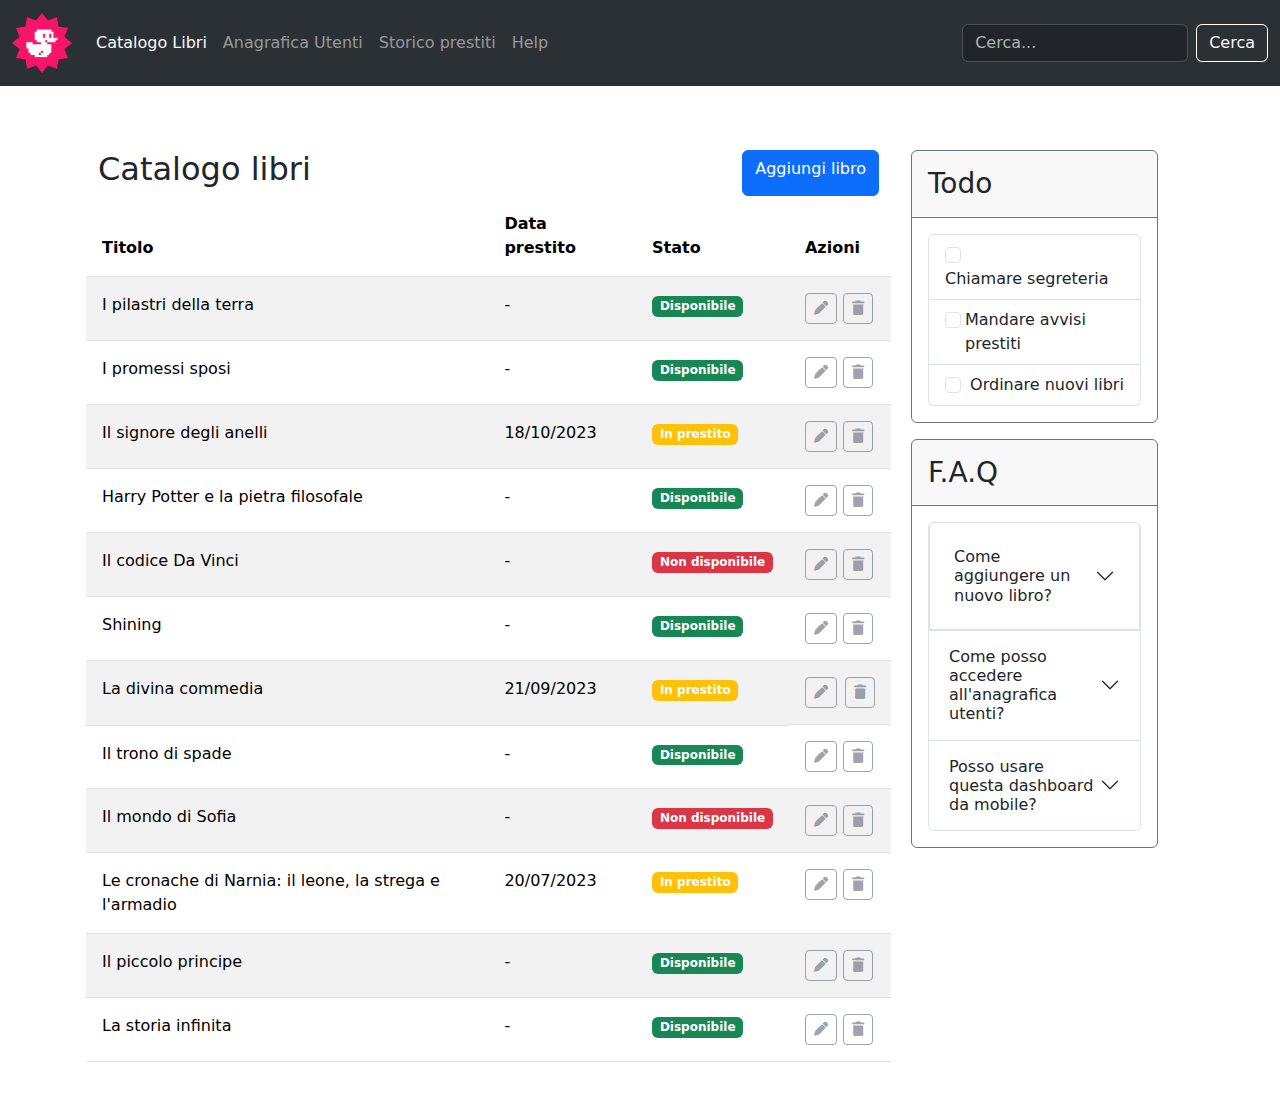
<file: index.html>
<!DOCTYPE html>
<html lang="en">
<head>
    <meta charset="UTF-8">
    <meta name="viewport" content="width=device-width, initial-scale=1.0">
    <title>Document</title>
    <link href="https://cdn.jsdelivr.net/npm/bootstrap@5.3.3/dist/css/bootstrap.min.css" rel="stylesheet" integrity="sha384-QWTKZyjpPEjISv5WaRU9OFeRpok6YctnYmDr5pNlyT2bRjXh0JMhjY6hW+ALEwIH" crossorigin="anonymous">
    <link rel="stylesheet" href="https://cdnjs.cloudflare.com/ajax/libs/font-awesome/6.7.2/css/all.min.css" integrity="sha512-Evv84Mr4kqVGRNSgIGL/F/aIDqQb7xQ2vcrdIwxfjThSH8CSR7PBEakCr51Ck+w+/U6swU2Im1vVX0SVk9ABhg==" crossorigin="anonymous" referrerpolicy="no-referrer" />
    <link rel="stylesheet" href="css/style.css">
</head>
<body>
    
    <header class="mb-5">

        <nav class="navbar navbar-expand-lg bg-body-tertiary" data-bs-theme="dark">
            <div class="container-fluid">
              <a class="navbar-brand" href="/index.html"><img src="img/duck.png" alt="foto-logo" width="60px" height="60px"></a>
              <button class="navbar-toggler border border-white" type="button" data-bs-toggle="collapse" data-bs-target="#navbarSupportedContent" aria-controls="navbarSupportedContent" aria-expanded="false" aria-label="Toggle navigation">
                <span class="navbar-toggler-icon"></span>
              </button>
              <div class="collapse navbar-collapse" id="navbarSupportedContent">
                <ul class="navbar-nav me-auto mb-2 mb-lg-0">
                  <li class="nav-item">
                    <a class="nav-link active text-light" aria-current="page" href="#">Catalogo Libri</a>
                  </li>
                  <li class="nav-item">
                    <a class="nav-link text-white-50" href="#">Anagrafica Utenti</a>
                  </li>
                  <li class="nav-item dropdown">
                    <a class="nav-link text-white-50" href="#" role="button" data-bs-toggle="dropdown" aria-expanded="false">
                      Storico prestiti
                    </a>
                  <li class="nav-item">
                    <a class="nav-link disabled text-white-50" aria-disabled="true">Help</a>
                  </li>
                </ul>
                <form class="d-flex" role="search">
                  <input class="form-control me-2" type="Cerca..." placeholder="Cerca..." aria-label="Cerca...">
                  <button class="btn btn-outline-success border border-white text-light" type="submit">Cerca</button>
                </form>
              </div>
            </div>
          </nav>

    </header>
  
    <main>

      <div class="container-sm fw-lighter container-md container-lg d-lg-flex">

        <div class="row sm p-3 col-lg-9">

          <div class="d-flex justify-content-between"> 
            <h2>Catalogo libri</h2>
            <a class="btn btn-primary" href="/newbook.html" role="button">Aggiungi libro</a>
          </div>

          <table class="table table-striped">
            <thead>
              <tr>
                <th scope="col" class="p-3">Titolo</th>
                <th scope="col" class="d-none d-md-table-cell p-3">Data prestito</th>
                <th scope="col" class="p-3">Stato</th>
                <th scope="col" class="p-3">Azioni</th>
              </tr>
            </thead>

            <tbody>

              <tr>
                <th scope="col" class="p-3 fw-lighter">I pilastri della terra</th>
                  <th scope="col" class="d-none d-md-table-cell p-3 fw-lighter">-</th>
                  <th scope="col" class="p-3"><span class="badge text-bg-success">Disponibile</span></th>
                  <th scope="col" class="p-3 gap-2">
                    <button type="button" class="btn btn-sm btn-outline-secondary text-center"disabled>
                      <i class="fa-solid fa-pen text-secondary"></i>
                    </button>
                    <button type="button" class="btn btn-sm btn-outline-secondary text-center"disabled>
                      <i class="fa-solid fa-trash text-secondary"></i>
                    </button>
                  </th>
              </tr>

              <tr>
                <th scope="col" class="p-3 fw-lighter">I promessi sposi</th>
                  <th scope="col" class="d-none d-md-table-cell p-3 fw-lighter">-</th>
                  <th scope="col" class="p-3"><span class="badge text-bg-success">Disponibile</span></th>
                  <th scope="col" class="p-3 gap-2">
                    <button type="button" class="btn btn-sm btn-outline-secondary text-center"disabled>
                      <i class="fa-solid fa-pen text-secondary"></i>
                    </button>
                    <button type="button" class="btn btn-sm btn-outline-secondary text-center"disabled>
                      <i class="fa-solid fa-trash text-secondary"></i>
                    </button>
                  </th>
              </tr>

              <tr>
                <th scope="col" class="p-3 fw-lighter">Il signore degli anelli</th>
                  <th scope="col" class="d-none d-md-table-cell p-3 fw-lighter">18/10/2023</th>
                  <th scope="col" class="p-3"><span class="badge text-bg-warning text-white">In prestito</span></th>
                  <th scope="col" class="p-3 gap-2">
                    <button type="button" class="btn btn-sm btn-outline-secondary text-center"disabled>
                      <i class="fa-solid fa-pen text-secondary"></i>
                    </button>
                    <button type="button" class="btn btn-sm btn-outline-secondary text-center"disabled>
                      <i class="fa-solid fa-trash text-secondary"></i>
                    </button>
                  </th>
              </tr>

              <tr>
                <th scope="col" class="p-3 fw-lighter">Harry Potter e la pietra filosofale</th>
                  <th scope="col" class="d-none d-md-table-cell p-3 fw-lighter">-</th>
                  <th scope="col" class="p-3"><span class="badge text-bg-success">Disponibile</span></th>
                  <th scope="col" class="p-3 gap-2">
                    <button type="button" class="btn btn-sm btn-outline-secondary text-center"disabled>
                      <i class="fa-solid fa-pen text-secondary"></i>
                    </button>
                    <button type="button" class="btn btn-sm btn-outline-secondary text-center"disabled>
                      <i class="fa-solid fa-trash text-secondary"></i>
                    </button>
                  </th>
              </tr>

              <tr>
                <th scope="col" class="p-3 fw-lighter">Il codice Da Vinci</th>
                  <th scope="col" class="d-none d-md-table-cell p-3 fw-lighter">-</th>
                  <th scope="col" class="p-3"><span class="badge text-bg-danger text-white">Non disponibile</span></th>
                  <th scope="col" class="p-3 gap-2">
                    <button type="button" class="btn btn-sm btn-outline-secondary text-center"disabled>
                      <i class="fa-solid fa-pen text-secondary"></i>
                    </button>
                    <button type="button" class="btn btn-sm btn-outline-secondary text-center"disabled>
                      <i class="fa-solid fa-trash text-secondary"></i>
                    </button>
                  </th>
              </tr>

              <tr>
                <th scope="col" class="p-3 fw-lighter">Shining</th>
                  <th scope="col" class="d-none d-md-table-cell p-3 fw-lighter">-</th>
                  <th scope="col" class="p-3"><span class="badge text-bg-success">Disponibile</span></th>
                  <th scope="col" class="p-3 gap-2">
                    <button type="button" class="btn btn-sm btn-outline-secondary text-center"disabled>
                      <i class="fa-solid fa-pen text-secondary"></i>
                    </button>
                    <button type="button" class="btn btn-sm btn-outline-secondary text-center"disabled>
                      <i class="fa-solid fa-trash text-secondary"></i>
                    </button>
                  </th>
              </tr>

              <tr>
                <th scope="col" class="p-3 fw-lighter">La divina commedia</th>
                  <th scope="col" class="d-none d-md-table-cell p-3 fw-lighter">21/09/2023</th>
                  <th scope="col" class="p-3"><span class="badge text-bg-warning text-white">In prestito</span></th>
                  <th scope="col" class="p-3 gap-2 d-flex">
                    <button type="button" class="btn btn-sm btn-outline-secondary text-center"disabled>
                      <i class="fa-solid fa-pen text-secondary"></i>
                    </button>
                    <button type="button" class="btn btn-sm btn-outline-secondary text-center"disabled>
                      <i class="fa-solid fa-trash text-secondary"></i>
                    </button>
                  </th>
              </tr>

              <tr>
                <th scope="col" class="p-3 fw-lighter">Il trono di spade</th>
                  <th scope="col" class="d-none d-md-table-cell p-3 fw-lighter">-</th>
                  <th scope="col" class="p-3"><span class="badge text-bg-success">Disponibile</span></th>
                  <th scope="col" class="p-3 gap-2">
                    <button type="button" class="btn btn-sm btn-outline-secondary text-center"disabled>
                      <i class="fa-solid fa-pen text-secondary"></i>
                    </button>
                    <button type="button" class="btn btn-sm btn-outline-secondary text-center"disabled>
                      <i class="fa-solid fa-trash text-secondary"></i>
                    </button>
                  </th>
              </tr>

              <tr>
                <th scope="col" class="p-3 fw-lighter">Il mondo di Sofia</th>
                  <th scope="col" class="d-none d-md-table-cell p-3 fw-lighter">-</th>
                  <th scope="col" class="p-3"><span class="badge text-bg-danger text-white">Non disponibile</span></th>
                  <th scope="col" class="p-3 gap-2">
                    <button type="button" class="btn btn-sm btn-outline-secondary text-center"disabled>
                      <i class="fa-solid fa-pen text-secondary"></i>
                    </button>
                    <button type="button" class="btn btn-sm btn-outline-secondary text-center"disabled>
                      <i class="fa-solid fa-trash text-secondary"></i>
                    </button>
                  </th>
              </tr>

              <tr>
                <th scope="col" class="p-3 fw-lighter">Le cronache di Narnia: il leone, la strega e l'armadio</th>
                  <th scope="col" class="d-none d-md-table-cell p-3 fw-lighter">20/07/2023</th>
                  <th scope="col" class="p-3"><span class="badge text-bg-warning text-white">In prestito</span></th>
                  <th scope="col" class="p-3 gap-2">
                    <button type="button" class="btn btn-sm btn-outline-secondary text-center"disabled>
                      <i class="fa-solid fa-pen text-secondary"></i>
                    </button>
                    <button type="button" class="btn btn-sm btn-outline-secondary text-center"disabled>
                      <i class="fa-solid fa-trash text-secondary"></i>
                    </button>
                  </th>
              </tr>

                <th scope="col" class="p-3 fw-lighter">Il piccolo principe</th>
                  <th scope="col" class="d-none d-md-table-cell p-3 fw-lighter">-</th>
                  <th scope="col" class="p-3"><span class="badge text-bg-success">Disponibile</span></th>
                  <th scope="col" class="p-3 gap-2">
                    <button type="button" class="btn btn-sm btn-outline-secondary text-center"disabled>
                      <i class="fa-solid fa-pen text-secondary"></i>
                    </button>
                    <button type="button" class="btn btn-sm btn-outline-secondary text-center"disabled>
                      <i class="fa-solid fa-trash text-secondary"></i>
                    </button>
                  </th>
              </tr>

              <tr>
                <th scope="col" class="p-3 fw-lighter">La storia infinita</th>
                  <th scope="col" class="d-none d-md-table-cell p-3 fw-lighter">-</th>
                  <th scope="col" class="p-3"><span class="badge text-bg-success">Disponibile</span></th>
                  <th scope="col" class="p-3 gap-2">
                    <button type="button" class="btn btn-sm btn-outline-secondary text-center"disabled>
                      <i class="fa-solid fa-pen text-secondary"></i>
                    </button>
                    <button type="button" class="btn btn-sm btn-outline-secondary text-center"disabled>
                      <i class="fa-solid fa-trash text-secondary"></i>
                    </button>
                  </th>
              </tr>
            </tbody>
          </table>
        </div>

        <div class="mv-row mb-3 col-lg-3 p-3">

          <div class="card border border-secondary mb-3">
            <h3 class="card-header p-3 border-bottom border-secondary">
              Todo
            </h3>
            <div class="card-body">
              <ul class="list-group">
                <li class="list-group-item">
                  <input class="form-check-input me-1" type="checkbox" value="" id="firstCheckbox">
                  <label class="form-check-label" for="firstCheckbox">Chiamare segreteria</label>
                </li>
                <li class="list-group-item d-flex">
                  <input class="form-check-input me-1" type="checkbox" value="" id="secondCheckbox">
                  <label class="form-check-label" for="secondCheckbox">Mandare avvisi prestiti</label>
                </li>
                <li class="list-group-item">
                  <input class="form-check-input me-1" type="checkbox" value="" id="thirdCheckbox">
                  <label class="form-check-label" for="thirdCheckbox">Ordinare nuovi libri</label>
                </li>
              </ul>
            </div>
          </div>

          <div class="card border-secondary">
            <h3 class="card-header p-3 border-bottom border-secondary">
              F.A.Q
            </h3>
            <div class="card-body">
              <div class="accordion" id="accordionExample">
                <div class="accordion-item">
                  <h2 class="accordion-header border border-0">
                    <button class="accordion-button collapsed fw-lighter p-4 border border-top-0" type="button" data-bs-toggle="collapse" data-bs-target="#collapseOne" aria-expanded="true" aria-controls="collapseOne">
                      Come aggiungere un nuovo libro?
                    </button>
                  </h2>
                  <div id="collapseOne" class="accordion-collapse collapse" data-bs-parent="#accordionExample">
                    <div class="accordion-body">
                      <strong>This is the first item's accordion body.</strong> It is shown by default, until the collapse plugin adds the appropriate classes that we use to style each element. These classes control the overall appearance, as well as the showing and hiding via CSS transitions. You can modify any of this with custom CSS or overriding our default variables. It's also worth noting that just about any HTML can go within the <code>.accordion-body</code>, though the transition does limit overflow.
                    </div>
                  </div>
                </div>
                <div class="accordion-item">
                  <h2 class="accordion-header">
                    <button class="accordion-button collapsed fw-lighter" type="button" data-bs-toggle="collapse" data-bs-target="#collapseTwo" aria-expanded="false" aria-controls="collapseTwo">
                     Come posso accedere all'anagrafica utenti?
                    </button>
                  </h2>
                  <div id="collapseTwo" class="accordion-collapse collapse" data-bs-parent="#accordionExample">
                    <div class="accordion-body">
                      <strong>This is the second item's accordion body.</strong> It is hidden by default, until the collapse plugin adds the appropriate classes that we use to style each element. These classes control the overall appearance, as well as the showing and hiding via CSS transitions. You can modify any of this with custom CSS or overriding our default variables. It's also worth noting that just about any HTML can go within the <code>.accordion-body</code>, though the transition does limit overflow.
                    </div>
                  </div>
                </div>
                <div class="accordion-item">
                  <h2 class="accordion-header">
                    <button class="accordion-button collapsed fw-lighter" type="button" data-bs-toggle="collapse" data-bs-target="#collapseThree" aria-expanded="false" aria-controls="collapseThree">
                      Posso usare questa dashboard da mobile?
                    </button>
                  </h2>
                  <div id="collapseThree" class="accordion-collapse collapse" data-bs-parent="#accordionExample">
                    <div class="accordion-body">
                      <strong>This is the third item's accordion body.</strong> It is hidden by default, until the collapse plugin adds the appropriate classes that we use to style each element. These classes control the overall appearance, as well as the showing and hiding via CSS transitions. You can modify any of this with custom CSS or overriding our default variables. It's also worth noting that just about any HTML can go within the <code>.accordion-body</code>, though the transition does limit overflow.
                    </div>
                  </div>
                </div>
              </div>
              
            </div>
          </div>
        </div>  
      </div>
    </main>
</body>
</html>
</file>
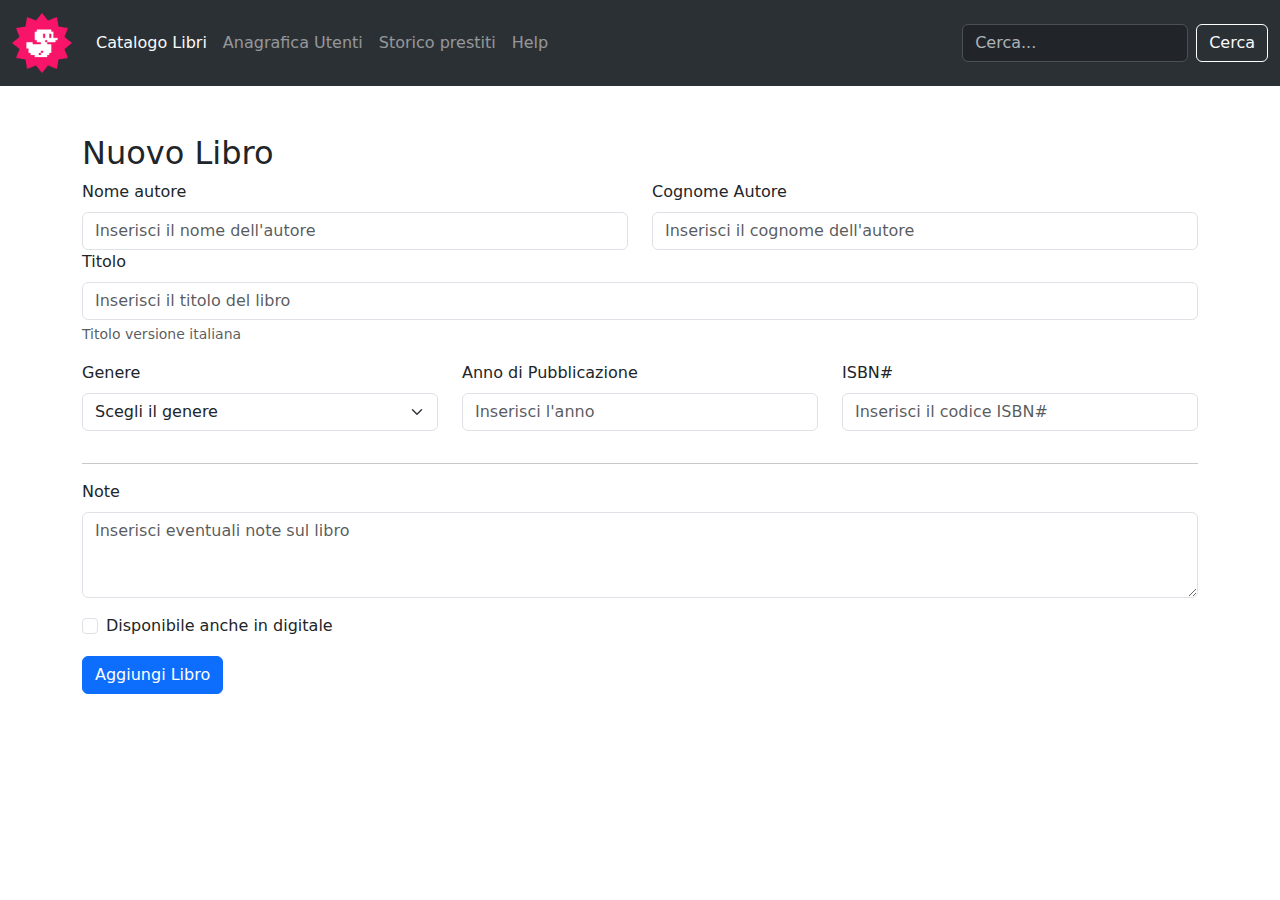
<file: newbook.html>
<!DOCTYPE html>
<html lang="en">
<head>
    <meta charset="UTF-8">
    <meta name="viewport" content="width=device-width, initial-scale=1.0">
    <title>Document</title>
    <link href="https://cdn.jsdelivr.net/npm/bootstrap@5.3.3/dist/css/bootstrap.min.css" rel="stylesheet" integrity="sha384-QWTKZyjpPEjISv5WaRU9OFeRpok6YctnYmDr5pNlyT2bRjXh0JMhjY6hW+ALEwIH" crossorigin="anonymous">
    <link rel="stylesheet" href="https://cdnjs.cloudflare.com/ajax/libs/font-awesome/6.7.2/css/all.min.css" integrity="sha512-Evv84Mr4kqVGRNSgIGL/F/aIDqQb7xQ2vcrdIwxfjThSH8CSR7PBEakCr51Ck+w+/U6swU2Im1vVX0SVk9ABhg==" crossorigin="anonymous" referrerpolicy="no-referrer" />
    <link rel="stylesheet" href="css/style.css">
</head>
<body>
    
    <header class="mb-5">

        <nav class="navbar navbar-expand-lg bg-body-tertiary" data-bs-theme="dark">
            <div class="container-fluid">
              <a class="navbar-brand" href="/index.html"><img src="img/duck.png" alt="foto-logo" width="60px" height="60px"></a>
              <button class="navbar-toggler border border-white" type="button" data-bs-toggle="collapse" data-bs-target="#navbarSupportedContent" aria-controls="navbarSupportedContent" aria-expanded="false" aria-label="Toggle navigation">
                <span class="navbar-toggler-icon"></span>
              </button>
              <div class="collapse navbar-collapse" id="navbarSupportedContent">
                <ul class="navbar-nav me-auto mb-2 mb-lg-0">
                  <li class="nav-item">
                    <a class="nav-link active text-light" aria-current="page" href="#">Catalogo Libri</a>
                  </li>
                  <li class="nav-item">
                    <a class="nav-link text-white-50" href="#">Anagrafica Utenti</a>
                  </li>
                  <li class="nav-item dropdown">
                    <a class="nav-link text-white-50" href="#" role="button" data-bs-toggle="dropdown" aria-expanded="false">
                      Storico prestiti
                    </a>
                  <li class="nav-item">
                    <a class="nav-link disabled text-white-50" aria-disabled="true">Help</a>
                  </li>
                </ul>
                <form class="d-flex" role="search">
                  <input class="form-control me-2" type="Cerca..." placeholder="Cerca..." aria-label="Cerca...">
                  <button class="btn btn-outline-success border border-white text-light" type="submit">Cerca</button>
                </form>
              </div>
            </div>
          </nav>

    </header>
  
    <main>
      <div class="container">
        <h2>Nuovo Libro</h2>

            <form class="row">
              <div class="col-sm-6 w-50">
                <label for="author-name" class="form-label">Nome autore</label>
                <input type="email" class="form-control" id="author-name" placeholder="Inserisci il nome dell'autore">
              </div>
              <div class="col-sm-6 w-50">
                <label for="author-surname" class="form-label">Cognome Autore</label>
                <input type="password" class="form-control" id="author-surname" placeholder="Inserisci il cognome dell'autore">
              </div>
              <div class="mb-3 col-sm-12">
                <label for="title-version" class="form-label">Titolo</label>
                <input type="email" class="form-control" id="title-version" placeholder="Inserisci il titolo del libro" aria-describedby="emailHelp">
                <div id="emailHelp" class="form-text">Titolo versione italiana</div>
              </div>
            </form> 
          
            <form class="row">
              <div class="col-sm-12 col-md-4">
                <div class="mb-3">
                  <label for="tendina" class="form-label">Genere</label>
                  <select id="tendina" class="form-select">
                    <option>Scegli il genere</option>
                  </select>
                </div>
              </div>

              <div class="col-sm-12 col-md-4">
                <label for="public-age" class="form-label">Anno di Pubblicazione</label>
                <input type="password" id="public-age" class="form-control" placeholder="Inserisci l'anno" aria-describedby="passwordHelpBlock">
                <div id="passwordHelpBlock" class="form-text">
                </div>
              </div>

              <div class="col-sm-12 col-md-4">
                <label for="isbn" class="form-label">ISBN#</label>
                <input type="password" id="isbn" class="form-control" placeholder="Inserisci il codice ISBN#" aria-describedby="passwordHelpBlock">
                <div id="passwordHelpBlock" class="form-text">
                </div>
              </div>
          </form>
          
          <hr>
          <form class="row">
              <div class="mb-3">
                <label for="text-width" class="form-label">Note</label>
                <textarea class="form-control" id="text-width" placeholder="Inserisci eventuali note sul libro" rows="3"></textarea>
              </div>
              
            <div class="col-12 mb-3">
              <div class="form-check">
                <input class="form-check-input" type="checkbox" id="gridCheck">
                <label class="form-check-label" for="gridCheck">
                  Disponibile anche in digitale
                </label>
              </div>
            </div>
            <div class="col-12 mb-4">
              <button type="submit" class="btn btn-primary">Aggiungi Libro</button>
            </div>
          </form>

        </div>

           
    </main>
</body>
</html>
</file>
<file: css/style.css>
.mv-row>* {
    padding-left: 0px;
    padding-right: 0px;
}
</file>
